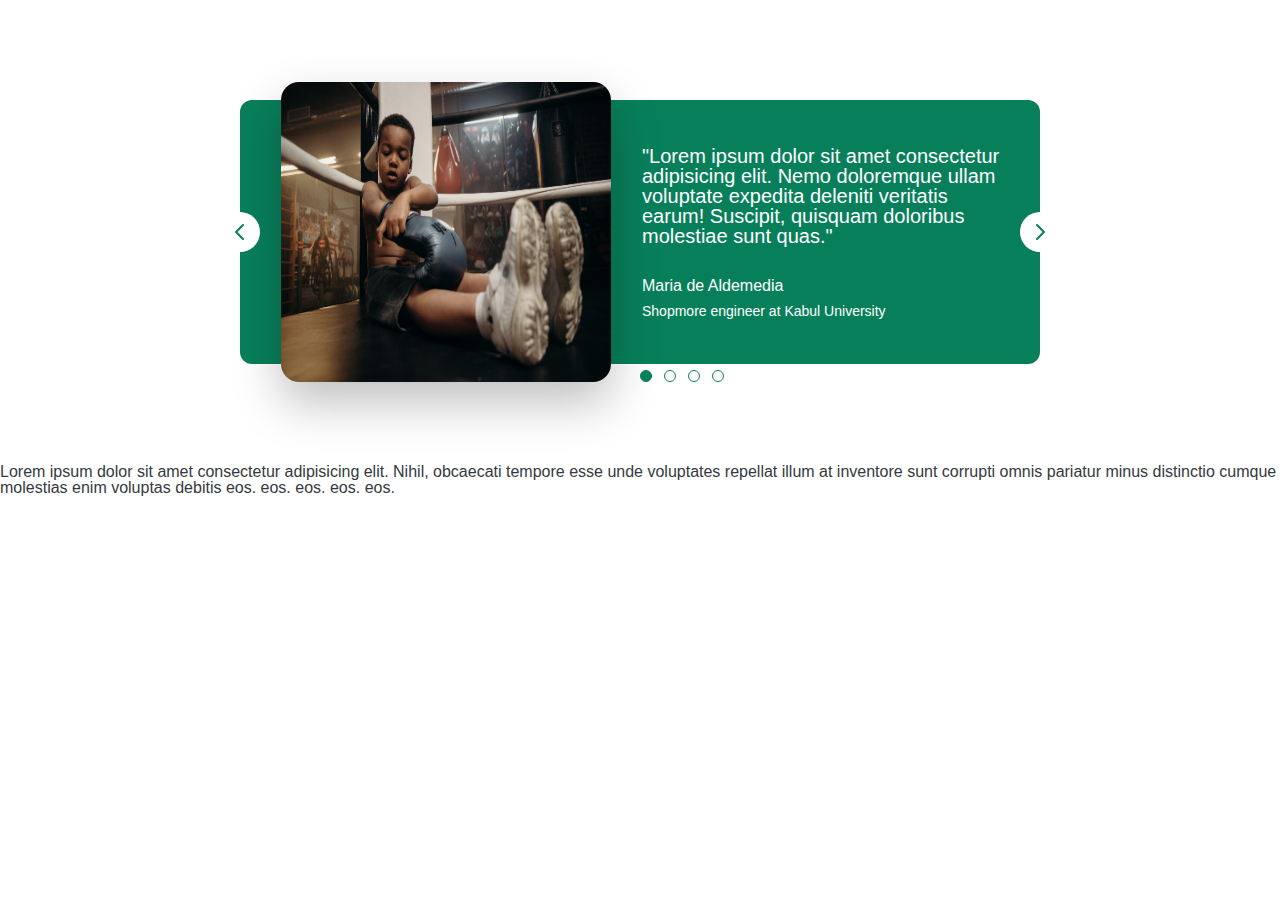
<file: 002newproga.html>
<!DOCTYPE html>
<html lang="en">
  <head>
    <meta charset="UTF-8" />
    <meta http-equiv="X-UA-Compatible" content="IE=edge" />
    <meta name="viewport" content="width=, initial-scale=1.0" />
    <title>Document</title>
    <style>
      /* #2b8a3e
            #ced4da
            #868e96
            #087f5b*/
      * {
        margin: 0;
        padding: 0;
        box-sizing: border-box;
      }
      body {
        line-height: 1;
        color: #343a40;
        font-family: sans-serif;
      }
      .main-card {
        width: 800px;
        margin: 100px auto;
        background-color: #087f5b;
        color: #fff;
        padding: 32px;
        padding-left: 96px;
        display: flex;
        align-items: center;
        justify-content: center;
        gap: 86px;
        border-radius: 12px;
        position: relative;
      }
      img {
        height: 200px;
        width: 220px;
        transform: scale(1.5);
        border-radius: 12px;
        box-shadow: 0 14px 32px rgba(0, 0, 0, 0.25);
      }
      .pragraph {
        margin-bottom: 32px;
        font-size: 20px;
      }
      .author {
        margin-bottom: 10px;
        font-size: 16px;
      }
      .career {
        font-size: 14px;
      }
      .btn-icon {
        height: 24px;
        width: 24px;
        stroke: #087f5b;
      }
      .btn {
        height: 40px;
        width: 40px;
        border: none;
        background-color: #fff;
        border-radius: 50%;
        cursor: pointer;
        display: flex;
        align-items: center;
        justify-content: center;
        position: absolute;
      }
      .btn:hover {
        background-color: #cdd3d1;
      }
      .left {
        top: 50%;
        left: 0;
        transform: translate(-50%, -50%);
      }
      .right {
        top: 50%;
        right: 0;
        transform: translate(50%, -50%);
      }
      .dot {
        height: 12px;
        width: 12px;
        border: 1px solid #087f5b;
        border-radius: 50%;
        background-color: #fff;
        cursor: pointer;
      }
      .dots {
        position: absolute;
        bottom: 0;
        left: 50%;
        transform: translate(0, 150%);
        display: flex;
        gap: 12px;
      }
      .fill {
        background-color: #087f5b;
      }
    </style>
  </head>
  <body>
    <div class="main-card">
      <img src="a boy.jpg.jpg" alt="a boxer boy" />
      <blockquote>
        <p class="pragraph">
          "Lorem ipsum dolor sit amet consectetur adipisicing elit. Nemo
          doloremque ullam voluptate expedita deleniti veritatis earum!
          Suscipit, quisquam doloribus molestiae sunt quas."
        </p>
        <p class="author">Maria de Aldemedia</p>
        <p class="career">Shopmore engineer at Kabul University</p>
      </blockquote>
      <button class="btn left">
        <svg
          xmlns="http://www.w3.org/2000/svg"
          class="btn-icon"
          fill="none"
          viewBox="0 0 24 24"
          stroke="currentColor"
        >
          <path
            stroke-linecap="round"
            stroke-linejoin="round"
            stroke-width="2"
            d="M15 19l-7-7 7-7"
          />
        </svg>
      </button>
      <button class="btn right">
        <svg
          xmlns="http://www.w3.org/2000/svg"
          class="btn-icon"
          fill="none"
          viewBox="0 0 24 24"
          stroke="currentColor"
        >
          <path
            stroke-linecap="round"
            stroke-linejoin="round"
            stroke-width="2"
            d="M9 5l7 7-7 7"
          />
        </svg>
      </button>
      <div class="dots">
        <button class="dot fill">&nbsp;</button>
        <button class="dot">&nbsp;</button>
        <button class="dot">&nbsp;</button>
        <button class="dot">&nbsp;</button>
      </div>
    </div>
    <p>
      Lorem ipsum dolor sit amet consectetur adipisicing elit. Nihil, obcaecati
      tempore esse unde voluptates repellat illum at inventore sunt corrupti
      omnis pariatur minus distinctio cumque molestias enim voluptas debitis
      eos. eos. eos. eos. eos.
    </p>
  </body>
</html>
</file>
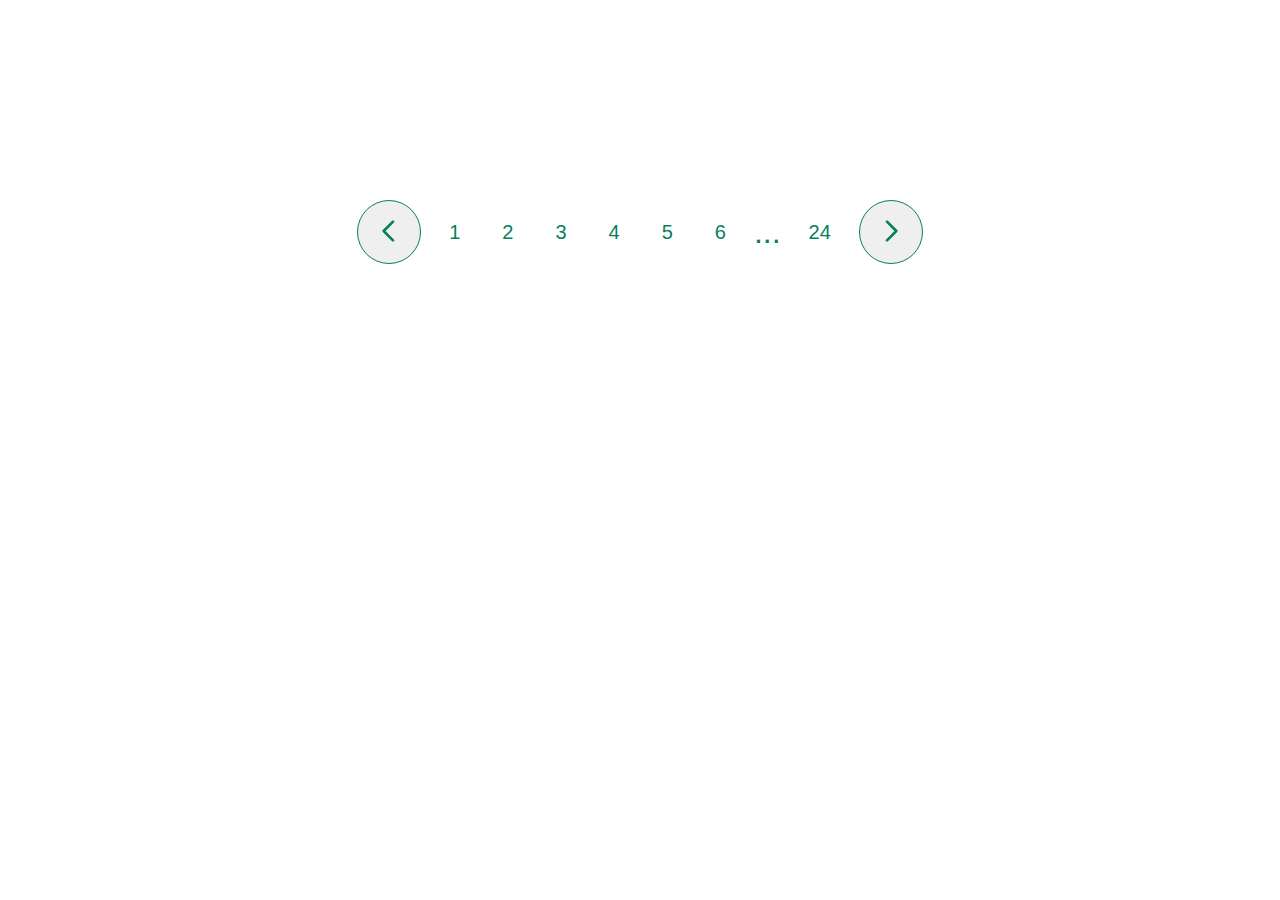
<file: challeng.html>
<!DOCTYPE html>
<html lang="en">
  <head>
    <meta charset="UTF-8" />
    <meta http-equiv="X-UA-Compatible" content="IE=edge" />
    <meta name="viewport" content="width=device-width, initial-scale=1.0" />
    <title>challeng</title>
    <style>
      /* #2b8a3e
            #ced4da
            #868e96
            #087f5b*/
      * {
        margin: 0;
        padding: 0;
        box-sizing: border-box;
      }
      body {
        line-height: 1;
        color: #343a40;
        font-family: sans-serif;
        display: flex;
        align-items: center;
        justify-content: center;
      }
      .container {
        margin-top: 200px;
        display: flex;
        align-items: center;
        justify-content: center;
        gap: 14px;
      }
      .btn {
        height: 64px;
        width: 64px;
        border-radius: 50%;
        border: 1px solid #087f5b;
        cursor: pointer;
      }
      .btn:hover {
        background-color: #087f5b;
      }
      .btn:hover .btn-icon {
        stroke: #fff;
      }

      .btn-icon {
        height: 32px;
        width: 32px;
        stroke: #087f5b;
      }
      a:link,
      a:visited {
        text-decoration: none;
        font-size: 20px;
        padding: 14px;
        border-radius: 50%;
        color: #087f5b;
      }
      a:hover,
      a:active {
        background-color: #087f5b;
        color: #fff;
      }
      .dots {
        font-size: 32px;
        cursor: pointer;
        color: #087f5b;
      }
    </style>
  </head>
  <body>
    <div class="container">
      <button class="btn">
        <svg
          xmlns="http://www.w3.org/2000/svg"
          class="btn-icon"
          fill="none"
          viewBox="0 0 24 24"
          stroke="currentColor"
        >
          <path
            stroke-linecap="round"
            stroke-linejoin="round"
            stroke-width="2"
            d="M15 19l-7-7 7-7"
          />
        </svg>
      </button>
      <a href="#">1</a>
      <a href="#">2</a>
      <a href="#">3</a>
      <a href="#">4</a>
      <a href="#">5</a>
      <a href="#">6</a>
      <span class="dots">...</span>
      <a href="#">24</a>
      <button class="btn">
        <svg
          xmlns="http://www.w3.org/2000/svg"
          class="btn-icon"
          fill="none"
          viewBox="0 0 24 24"
          stroke="currentColor"
        >
          <path
            stroke-linecap="round"
            stroke-linejoin="round"
            stroke-width="2"
            d="M9 5l7 7-7 7"
          />
        </svg>
      </button>
    </div>
  </body>
</html>
</file>
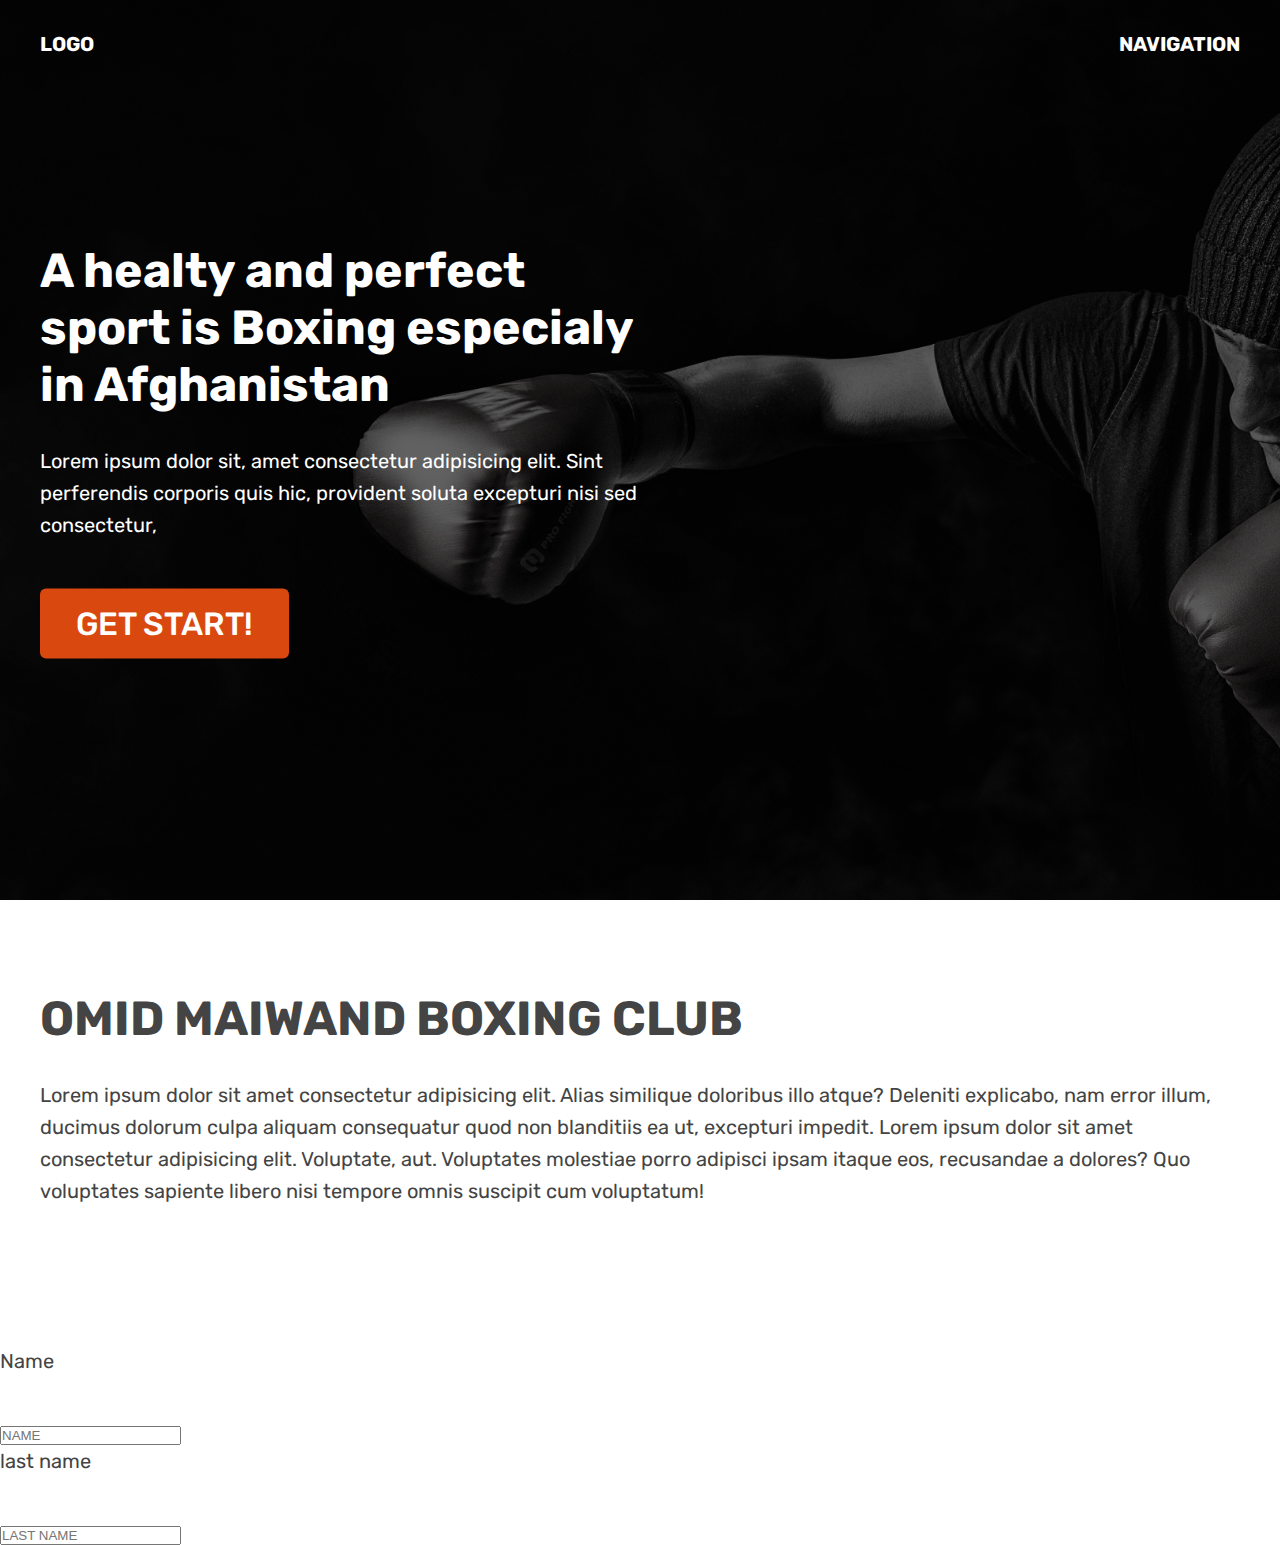
<file: Hero.html>
<!DOCTYPE html>
<html lang="en">
  <head>
    <meta charset="UTF-8" />
    <meta http-equiv="X-UA-Compatible" content="IE=edge" />
    <meta name="viewport" content="width=device-width, initial-scale=1.0" />
    <link rel="preconnect" href="https://fonts.googleapis.com" />
    <link rel="preconnect" href="https://fonts.gstatic.com" crossorigin />
    <link
      href="https://fonts.googleapis.com/css2?family=Inter:wght@600;700&family=Rubik:wght@500;600;700&display=swap"
      rel="stylesheet"
    />
    <title>HERO SECTION</title>
    <style>
      * {
        margin: 0;
        padding: 0;
        box-sizing: border-box;
      }
      html {
        font-family: "Rubik", sans-serif;
        color: #444;
      }
      .container {
        width: 1200px;
        margin: 0 auto;
      }

      header {
        height: 100vh;
        /* background-color: indianred; */
        background-image: linear-gradient(
            rgba(0, 0, 0, 0.609),
            rgba(0, 0, 0, 0.609)
          ),
          url(back.jpg.jpg);
        background-size: cover;
        color: #fff;
      }
      nav {
        font-size: 20px;
        font-weight: 700;
        padding-top: 32px;

        /* margin-top: 20px; */
        display: flex;
        justify-content: space-between;
      }

      .container-text {
        width: 1200px;
        /* text-align: center; */
        position: absolute;
        top: 50%;
        left: 50%;
        transform: translate(-50%, -50%);
      }

      .container-inner {
        width: 50%;
      }
      h1 {
        font-size: 48px;
        margin-bottom: 32px;
      }
      p {
        font-size: 20px;
        line-height: 1.6;
        margin-bottom: 48px;
      }
      .btn:link,
      .btn:visited {
        font-size: 32px;
        text-transform: uppercase;
        font-weight: 500;
        background-color: #d9480f;
        color: #fff;
        text-decoration: none;
        padding: 16px 36px;
        display: inline-block;

        border-radius: 6px;
      }
      h2 {
        font-size: 48px;
        margin-bottom: 32px;
      }
      section {
        margin: 96px 0;
        padding: 90px 0;
      }
    </style>
  </head>
  <body>
    <header>
      <nav class="container">
        <div>LOGO</div>
        <div>NAVIGATION</div>
      </nav>

      <div class="container-text">
        <div class="container-inner">
          <h1>A healty and perfect sport is Boxing especialy in Afghanistan</h1>
          <p>
            Lorem ipsum dolor sit, amet consectetur adipisicing elit. Sint
            perferendis corporis quis hic, provident soluta excepturi nisi sed
            consectetur,
          </p>
          <a href="#" class="btn">Get Start!</a>
        </div>
      </div>
    </header>
    <section class="container">
      <h2>OMID MAIWAND BOXING CLUB</h2>
      <p>
        Lorem ipsum dolor sit amet consectetur adipisicing elit. Alias similique
        doloribus illo atque? Deleniti explicabo, nam error illum, ducimus
        dolorum culpa aliquam consequatur quod non blanditiis ea ut, excepturi
        impedit. Lorem ipsum dolor sit amet consectetur adipisicing elit.
        Voluptate, aut. Voluptates molestiae porro adipisci ipsam itaque eos,
        recusandae a dolores? Quo voluptates sapiente libero nisi tempore omnis
        suscipit cum voluptatum!
      </p>
    </section>
    <div class="form">
      <p>Name</p>

      <input type="text" placeholder="NAME" class="id-form" />
      <p>last name</p>
      <input type="text" placeholder="LAST NAME" class="id-form" />
    </div>
  </body>
</html>
</file>
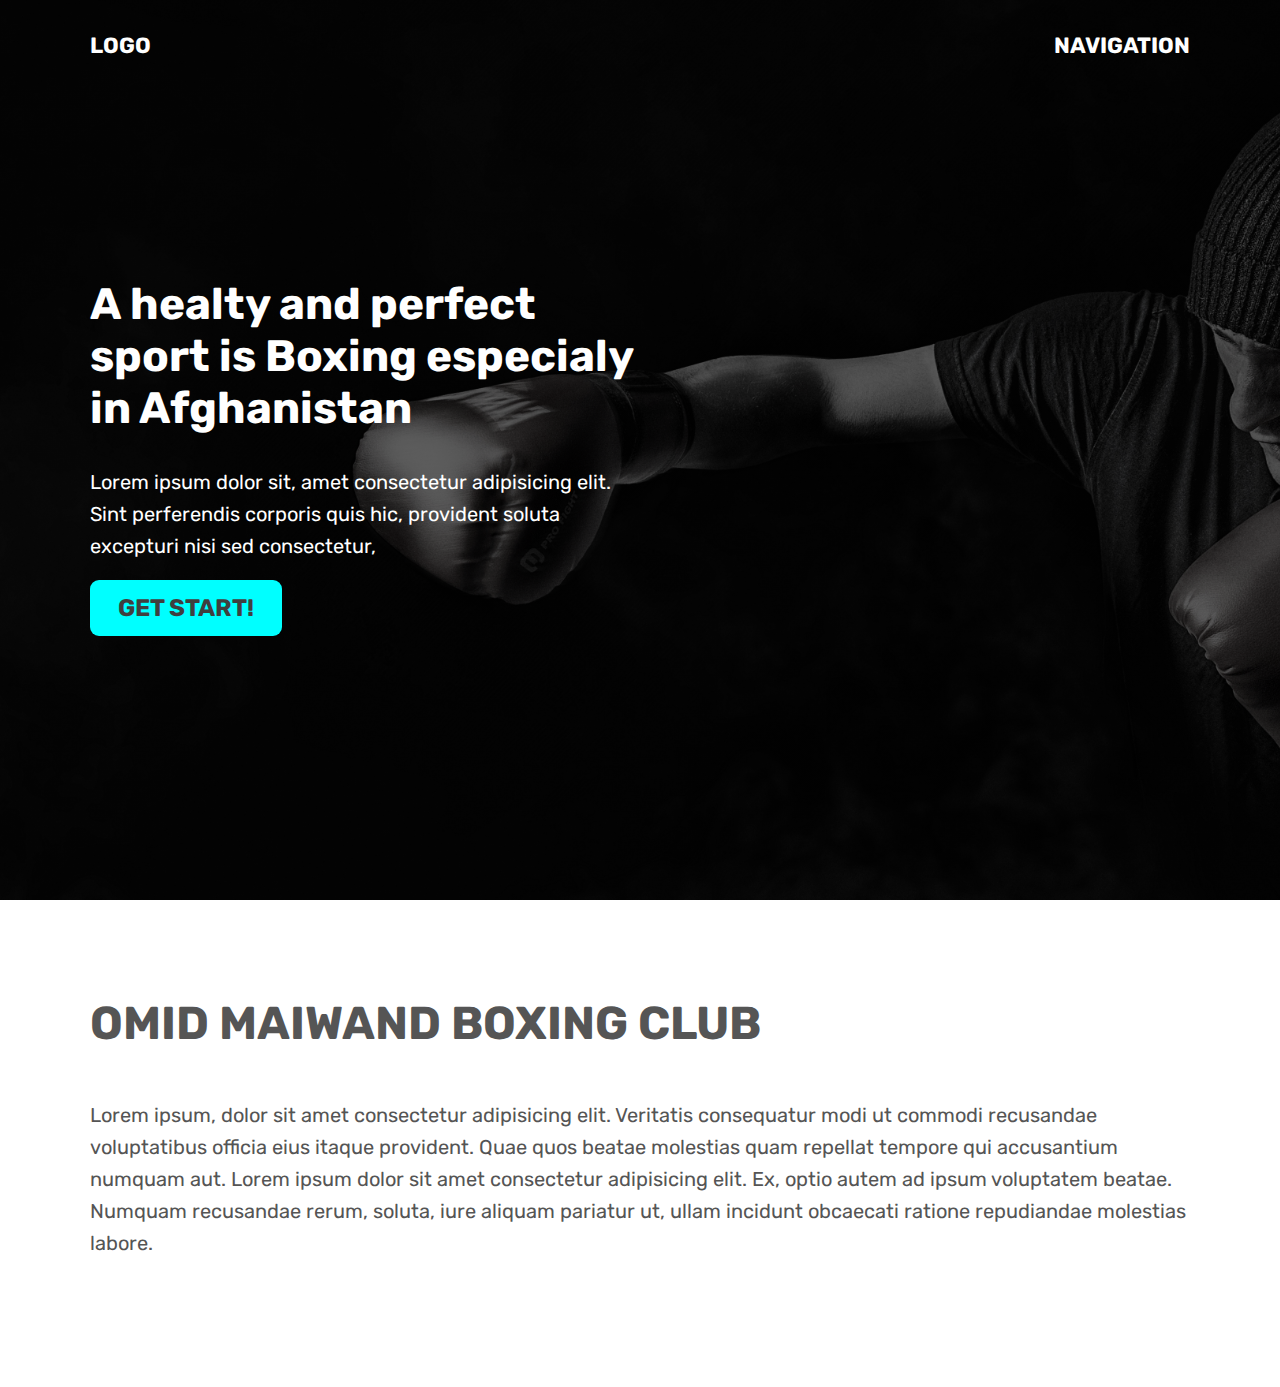
<file: hero0011.html>
<!DOCTYPE html>
<html lang="en">
  <head>
    <meta charset="UTF-8" />
    <meta http-equiv="X-UA-Compatible" content="IE=edge" />
    <meta name="viewport" content="width=device-width, initial-scale=1.0" />
    <link rel="preconnect" href="https://fonts.googleapis.com" />
    <link rel="preconnect" href="https://fonts.gstatic.com" crossorigin />
    <link
      href="https://fonts.googleapis.com/css2?family=Inter:wght@600;700&family=Rubik:wght@500;600;700&display=swap"
      rel="stylesheet"
    />
    <title>HERO SECTION 002</title>
    <style>
      * {
        margin: 0;
        padding: 0;
        box-sizing: border-box;
      }
      html {
        font-family: "Rubik", sans-serif;
        color: #555;
      }
      header {
        height: 100vh;
        position: relative;
        background-image: linear-gradient(
            rgba(0, 0, 0, 0.63),
            rgba(0, 0, 0, 0.63)
          ),
          url(back.jpg.jpg);
        background-size: cover;
        color: #fff;
        /* margin-bottom: 48px; */
      }

      .container {
        width: 1100px;
        margin: 0 auto;
      }
      .container-main {
        width: 1100px;
        position: absolute;
        top: 50%;
        left: 50%;
        transform: translate(-50%, -50%);
      }

      nav {
        font-size: 22px;
        font-weight: 700;
        display: flex;
        align-items: center;
        justify-content: space-between;
        padding-top: 32px;
      }
      h1 {
        font-size: 44px;
        font-weight: 700;
        margin-bottom: 32px;
      }
      p {
        font-size: 20px;
        line-height: 1.6;
        margin-bottom: 32px;
      }
      .btn:link,
      .btn:visited {
        font-size: 24px;
        font-weight: 700;
        text-decoration: none;
        padding: 14px 28px;
        background-color: aqua;
        color: rgb(63, 63, 63);
        text-transform: uppercase;
        border-radius: 9px;
      }
      section {
        margin-top: 32px;
        padding: 96px 0;
      }
      h2 {
        font-size: 46px;
        font-weight: 700;
        margin-bottom: 48px;
      }
      .ineer-main {
        width: 50%;
      }
    </style>
  </head>
  <body>
    <header>
      <nav class="container">
        <div>LOGO</div>
        <div>NAVIGATION</div>
      </nav>

      <div class="container-main">
        <div class="ineer-main">
          <h1>A healty and perfect sport is Boxing especialy in Afghanistan</h1>
          <p>
            Lorem ipsum dolor sit, amet consectetur adipisicing elit. Sint
            perferendis corporis quis hic, provident soluta excepturi nisi sed
            consectetur,
          </p>
          <a href="#" class="btn">get start!</a>
        </div>
      </div>
    </header>

    <section class="container">
      <h2>OMID MAIWAND BOXING CLUB</h2>
      <p>
        Lorem ipsum, dolor sit amet consectetur adipisicing elit. Veritatis
        consequatur modi ut commodi recusandae voluptatibus officia eius itaque
        provident. Quae quos beatae molestias quam repellat tempore qui
        accusantium numquam aut. Lorem ipsum dolor sit amet consectetur
        adipisicing elit. Ex, optio autem ad ipsum voluptatem beatae. Numquam
        recusandae rerum, soluta, iure aliquam pariatur ut, ullam incidunt
        obcaecati ratione repudiandae molestias labore.
      </p>
    </section>
  </body>
</html>
</file>
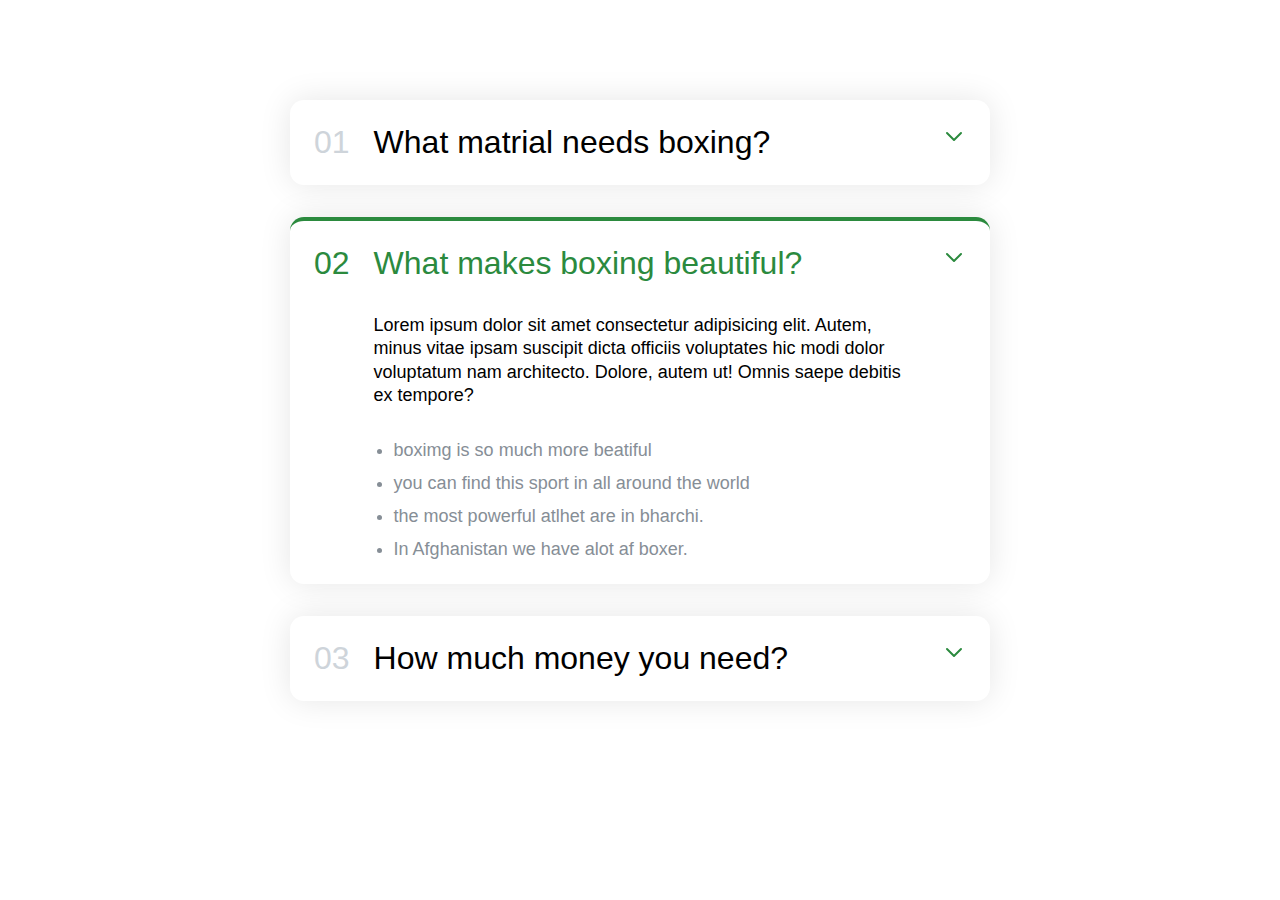
<file: new.html>
<!DOCTYPE html>
<html lang="en">
  <head>
    <meta charset="UTF-8" />
    <meta http-equiv="X-UA-Compatible" content="IE=edge" />
    <meta name="viewport" content="width=device-width, initial-scale=1.0" />
    <title>BOXING</title>
    <style>
      /* #2b8a3e
      #ced4da
      #868e96 */
      * {
        margin: 0;
        padding: 0;
        box-sizing: border-box;
      }
      body {
        /* sfont-size: 24px; */
        font-family: sans-serif;
      }
      .boxing01 {
        width: 700px;
        margin: 100px auto;
        display: flex;
        flex-direction: column;
        gap: 32px;
      }
      /* .boxing {
        width: 700px;
        margin: 100px auto;
        display: flex;
        flex-direction: column;
        gap: 32px;
      } */
      .number,
      .text {
        /* color: #2b8a3e; */
        font-size: 32px;
        font-weight: 500;
      }
      .number {
        color: #ced4da;
      }
      .items {
        box-shadow: 0 0 32px rgba(0, 0, 0, 0.1);
        padding: 24px;
        display: grid;
        grid-template-columns: auto 1fr auto;
        column-gap: 24px;
        row-gap: 32px;
        border-radius: 14px;
        /* border-top: 4px solid #2b8a3e; */
      }

      .icon {
        height: 24px;
        width: 24px;
        stroke: #2b8a3e;
      }
      .hiden-box {
        grid-column: 2;
        display: none;
      }
      .hiden-box p {
        font-size: 18px;
        margin-bottom: 32px;
        line-height: 1.3;
      }
      .hiden-box ul {
        font-size: 18px;
        color: #868e96;
        margin-left: 20px;
        display: flex;
        flex-direction: column;
        gap: 12px;
      }
      .open .hiden-box {
        display: block;
      }
      .open .number,
      .open .text {
        color: #2b8a3e;
      }
      .open {
        border-top: 4px solid #2b8a3e;
      }
    </style>
  </head>
  <body>
    <div class="boxing01">
      <div class="items">
        <p class="number">01</p>
        <p class="text">What matrial needs boxing?</p>
        <svg
          xmlns="http://www.w3.org/2000/svg"
          class="icon"
          fill="none"
          viewBox="0 0 24 24"
          stroke="currentColor"
        >
          <path
            stroke-linecap="round"
            stroke-linejoin="round"
            stroke-width="2"
            d="M19 9l-7 7-7-7"
          />
        </svg>

        <div class="hiden-box">
          <p>
            Lorem ipsum dolor sit amet consectetur adipisicing elit. Autem,
            minus vitae ipsam suscipit dicta officiis voluptates hic modi dolor
            voluptatum nam architecto. Dolore, autem ut! Omnis saepe debitis ex
            tempore?
          </p>
          <ul>
            <li>boximg is so much more beatiful</li>
            <li>you can find this sport in all around the world</li>
            <li>the most powerful atlhet are in bharchi.</li>
            <li>In Afghanistan we have alot af boxer.</li>
          </ul>
        </div>
      </div>
      <div class="items open">
        <p class="number">02</p>
        <p class="text">What makes boxing beautiful?</p>
        <svg
          xmlns="http://www.w3.org/2000/svg"
          class="icon"
          fill="none"
          viewBox="0 0 24 24"
          stroke="currentColor"
        >
          <path
            stroke-linecap="round"
            stroke-linejoin="round"
            stroke-width="2"
            d="M19 9l-7 7-7-7"
          />
        </svg>

        <div class="hiden-box">
          <p>
            Lorem ipsum dolor sit amet consectetur adipisicing elit. Autem,
            minus vitae ipsam suscipit dicta officiis voluptates hic modi dolor
            voluptatum nam architecto. Dolore, autem ut! Omnis saepe debitis ex
            tempore?
          </p>
          <ul>
            <li>boximg is so much more beatiful</li>
            <li>you can find this sport in all around the world</li>
            <li>the most powerful atlhet are in bharchi.</li>
            <li>In Afghanistan we have alot af boxer.</li>
          </ul>
        </div>
      </div>
      <div class="items">
        <p class="number">03</p>
        <p class="text">How much money you need?</p>
        <svg
          xmlns="http://www.w3.org/2000/svg"
          class="icon"
          fill="none"
          viewBox="0 0 24 24"
          stroke="currentColor"
        >
          <path
            stroke-linecap="round"
            stroke-linejoin="round"
            stroke-width="2"
            d="M19 9l-7 7-7-7"
          />
        </svg>

        <div class="hiden-box">
          <p>
            Lorem ipsum dolor sit amet consectetur adipisicing elit. Autem,
            minus vitae ipsam suscipit dicta officiis voluptates hic modi dolor
            voluptatum nam architecto. Dolore, autem ut! Omnis saepe debitis ex
            tempore?
          </p>
          <ul>
            <li>boximg is so much more beatiful</li>
            <li>you can find this sport in all around the world</li>
            <li>the most powerful atlhet are in bharchi.</li>
            <li>In Afghanistan we have alot af boxer.</li>
          </ul>
        </div>
      </div>
    </div>
  </body>
</html>
</file>
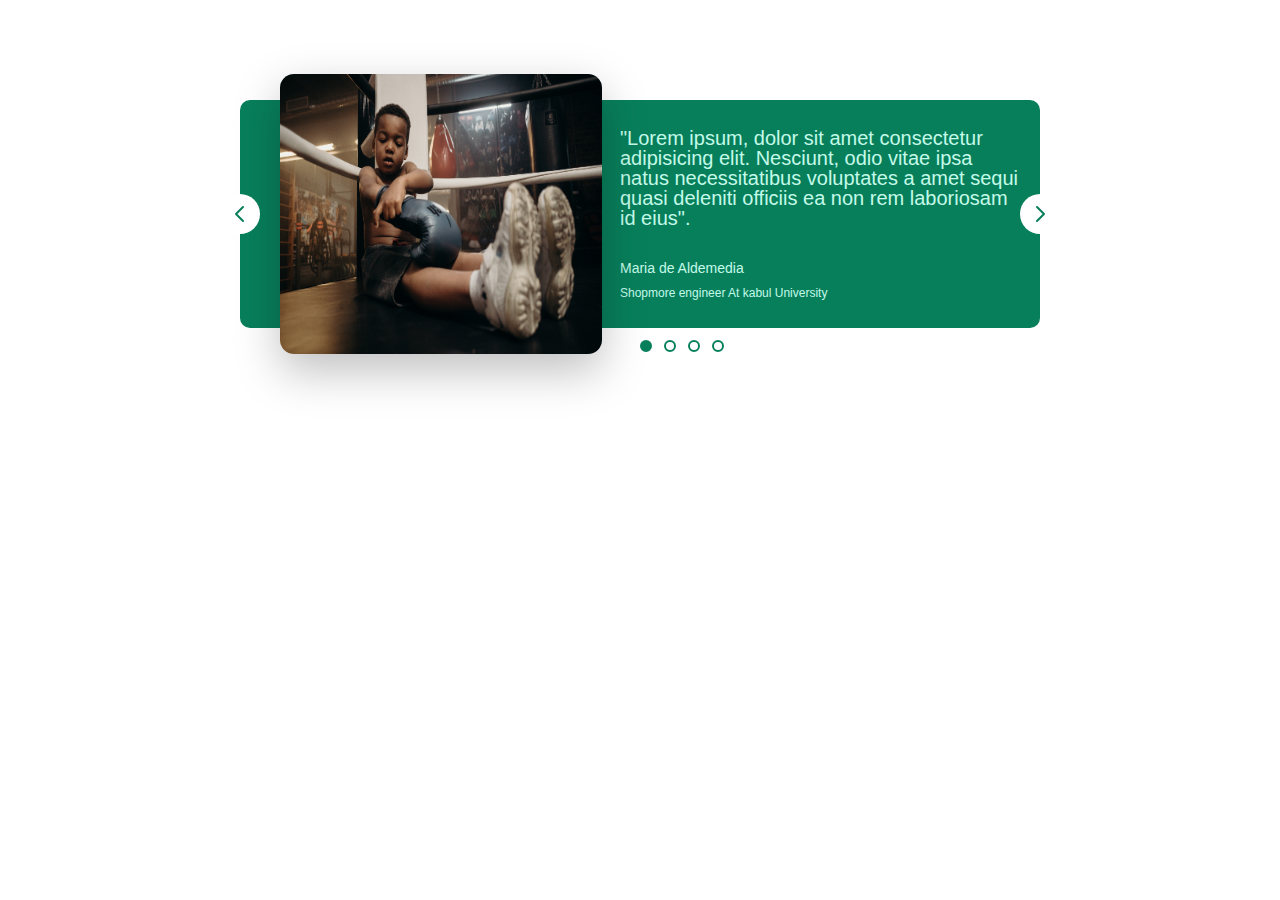
<file: new002.html>
<!DOCTYPE html>
<html lang="en">
  <head>
    <meta charset="UTF-8" />
    <meta http-equiv="X-UA-Compatible" content="IE=edge" />
    <meta name="viewport" content="width=device-width, initial-scale=1.0" />
    <title>BOXING CARD</title>
    <style>
      /* #2b8a3e
      #ced4da
      #868e96 */
      * {
        margin: 0;
        padding: 0;
        box-sizing: border-box;
      }
      body {
        /* sfont-size: 24px; */
        font-family: sans-serif;
      }
      img {
        height: 200px;
        width: 230px;
        transform: scale(1.4);
        border-radius: 10px;
        box-shadow: 0 12px 32px rgba(0, 0, 0, 0.25);
      }
      .main-card {
        width: 800px;
        margin: 100px auto;
        background-color: #087f5b;

        position: relative;
        /* padding-left: 128px; */

        display: flex;
        align-items: center;
        gap: 64px;
        padding: 14px;
        justify-content: center;
        padding-left: 86px;
        border-radius: 10px;
      }
      .card-text {
        font-size: 20px;
        font-weight: 500;
        line-height: 1;
        margin-bottom: 32px;
        color: #c3fae8;
      }
      .card-author {
        font-size: 14px;
        margin-bottom: 10px;
        color: #c3fae8;
      }
      .card-career {
        font-size: 12px;
        color: #c3fae8;
      }
      .btn {
        height: 40px;
        width: 40px;
        border: none;
        background-color: #fff;
        border-radius: 50%;
        cursor: pointer;
        position: absolute;

        display: flex;
        align-items: center;
        justify-content: center;
      }
      .left {
        left: 0;
        transform: translate(-50%, 0);
      }
      .right {
        right: 0;
        transform: translate(50%, 0);
      }

      .btn-icon {
        height: 24px;
        width: 24px;
        stroke: #087f5b;
      }
      .dots {
        position: absolute;
        left: 50%;
        bottom: 0;
        transform: translate(0, 200%);
        display: flex;
        gap: 12px;
      }
      .dot {
        height: 12px;
        width: 12px;
        background-color: #fff;
        border: 2px solid #087f5b;
        border-radius: 50%;
        cursor: pointer;
      }
      .dot--fill {
        background-color: #087f5b;
      }
    </style>
  </head>
  <body>
    <div class="main-card">
      <img src="a boy.jpg.jpg" alt="A boxer boy" />
      <blockquote class="card">
        <p class="card-text">
          "Lorem ipsum, dolor sit amet consectetur adipisicing elit. Nesciunt,
          odio vitae ipsa natus necessitatibus voluptates a amet sequi quasi
          deleniti officiis ea non rem laboriosam id eius".
        </p>
        <p class="card-author">Maria de Aldemedia</p>
        <p class="card-career">Shopmore engineer At kabul University</p>
      </blockquote>
      <button class="btn left">
        <svg
          xmlns="http://www.w3.org/2000/svg"
          class="btn-icon"
          fill="none"
          viewBox="0 0 24 24"
          stroke="currentColor"
        >
          <path
            stroke-linecap="round"
            stroke-linejoin="round"
            stroke-width="2"
            d="M15 19l-7-7 7-7"
          />
        </svg>
      </button>
      <button class="btn right">
        <svg
          xmlns="http://www.w3.org/2000/svg"
          class="btn-icon"
          fill="none"
          viewBox="0 0 24 24"
          stroke="currentColor"
        >
          <path
            stroke-linecap="round"
            stroke-linejoin="round"
            stroke-width="2"
            d="M9 5l7 7-7 7"
          />
        </svg>
      </button>
      <div class="dots">
        <button class="dot dot--fill">&nbsp;</button>
        <button class="dot">&nbsp;</button>
        <button class="dot">&nbsp;</button>
        <button class="dot">&nbsp;</button>
      </div>
    </div>
  </body>
</html>
</file>
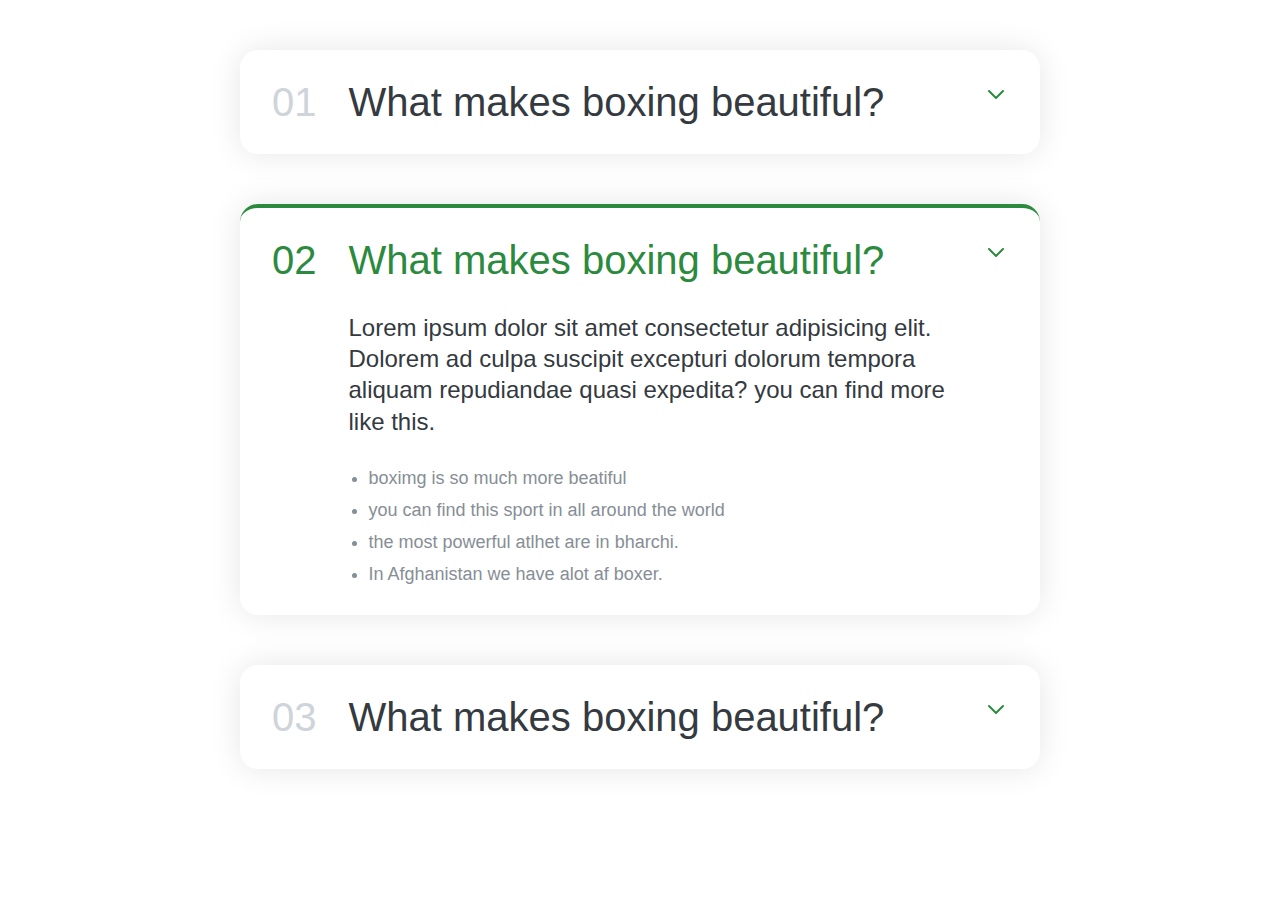
<file: projaavaltam.html>
<!DOCTYPE html>
<html lang="en">
  <head>
    <meta charset="UTF-8" />
    <meta http-equiv="X-UA-Compatible" content="IE=edge" />
    <meta name="viewport" content="width=device-width, initial-scale=1.0" />
    <title>Boxing card</title>
    <style>
      /* #2b8a3e
      #ced4da
      #868e96 */
      * {
        margin: 0;
        padding: 0;
        box-sizing: border-box;
      }
      body {
        line-height: 1;
        color: #343a40;
        font-family: sans-serif;
      }
      .maincard {
        width: 800px;
        margin: 50px auto;
        box-shadow: 0 0 32px rgba(0, 0, 0, 0.1);
        padding: 32px;
        display: grid;
        grid-template-columns: auto 1fr auto;
        gap: 32px;
        border-radius: 18px;
        /* border-top: 4px solid #2b8a3e; */
      }
      .number,
      .text {
        font-size: 40px;
        font-weight: 500;
        /* color: #2b8a3e; */
      }
      .number {
        color: #ced4da;
      }

      .btn {
        height: 24px;
        width: 24px;
        stroke: #2b8a3e;
      }
      .hiden-box {
        grid-column: 2;
        display: none;
      }
      .hiden-box p {
        font-size: 24px;
        margin-bottom: 32px;
        line-height: 1.3;
      }
      .hiden-box ul {
        font-size: 18px;
        margin-left: 20px;
        color: #868e96;

        display: flex;
        flex-direction: column;
        gap: 14px;
      }
      .open {
        display: block;
        /* color: #2b8a3e; */
      }
      .open-text {
        color: #2b8a3e;
      }
      .open-card {
        border-top: 4px solid #2b8a3e;
      }
    </style>
  </head>
  <body>
    <div class="main-card">
      <div class="maincard">
        <p class="number">01</p>
        <p class="text">What makes boxing beautiful?</p>
        <svg
          xmlns="http://www.w3.org/2000/svg"
          class="btn"
          fill="none"
          viewBox="0 0 24 24"
          stroke="currentColor"
        >
          <path
            stroke-linecap="round"
            stroke-linejoin="round"
            stroke-width="2"
            d="M19 9l-7 7-7-7"
          />
        </svg>
        <div class="hiden-box">
          <p>
            Lorem ipsum dolor sit amet consectetur adipisicing elit. Dolorem ad
            culpa suscipit excepturi dolorum tempora aliquam repudiandae quasi
            expedita? you can find more like this.
          </p>
          <ul>
            <li>boximg is so much more beatiful</li>
            <li>you can find this sport in all around the world</li>
            <li>the most powerful atlhet are in bharchi.</li>
            <li>In Afghanistan we have alot af boxer.</li>
          </ul>
        </div>
      </div>
      <div class="maincard open-card">
        <p class="number open-text">02</p>
        <p class="text open-text">What makes boxing beautiful?</p>
        <svg
          xmlns="http://www.w3.org/2000/svg"
          class="btn"
          fill="none"
          viewBox="0 0 24 24"
          stroke="currentColor"
        >
          <path
            stroke-linecap="round"
            stroke-linejoin="round"
            stroke-width="2"
            d="M19 9l-7 7-7-7"
          />
        </svg>
        <div class="hiden-box open">
          <p>
            Lorem ipsum dolor sit amet consectetur adipisicing elit. Dolorem ad
            culpa suscipit excepturi dolorum tempora aliquam repudiandae quasi
            expedita? you can find more like this.
          </p>
          <ul>
            <li>boximg is so much more beatiful</li>
            <li>you can find this sport in all around the world</li>
            <li>the most powerful atlhet are in bharchi.</li>
            <li>In Afghanistan we have alot af boxer.</li>
          </ul>
        </div>
      </div>
      <div class="maincard">
        <p class="number">03</p>
        <p class="text">What makes boxing beautiful?</p>
        <svg
          xmlns="http://www.w3.org/2000/svg"
          class="btn"
          fill="none"
          viewBox="0 0 24 24"
          stroke="currentColor"
        >
          <path
            stroke-linecap="round"
            stroke-linejoin="round"
            stroke-width="2"
            d="M19 9l-7 7-7-7"
          />
        </svg>
        <div class="hiden-box">
          <p>
            Lorem ipsum dolor sit amet consectetur adipisicing elit. Dolorem ad
            culpa suscipit excepturi dolorum tempora aliquam repudiandae quasi
            expedita? you can find more like this.
          </p>
          <ul>
            <li>boximg is so much more beatiful</li>
            <li>you can find this sport in all around the world</li>
            <li>the most powerful atlhet are in bharchi.</li>
            <li>In Afghanistan we have alot af boxer.</li>
          </ul>
        </div>
      </div>
    </div>
  </body>
</html>
</file>
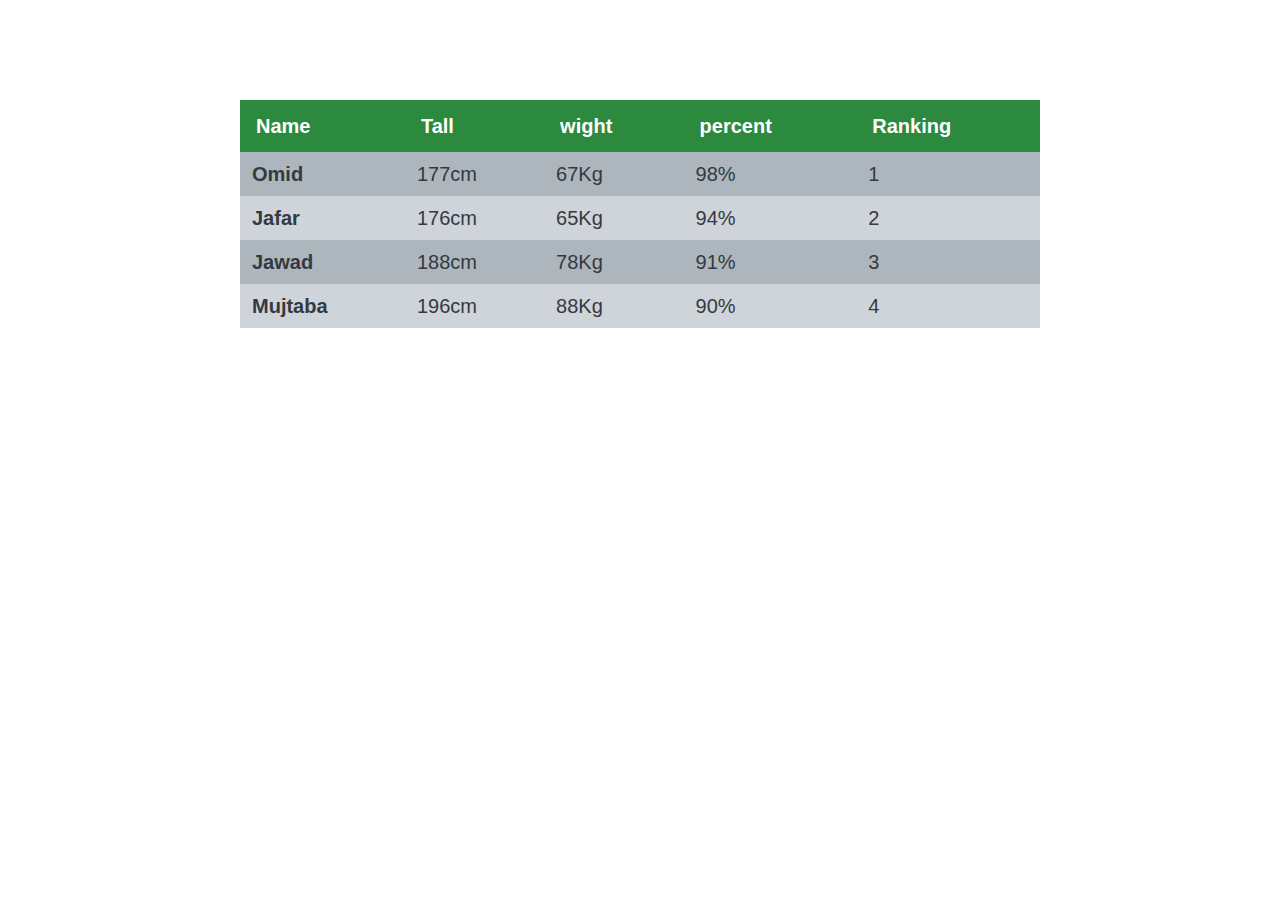
<file: table.html>
<!DOCTYPE html>
<html lang="en">
  <head>
    <meta charset="UTF-8" />
    <meta http-equiv="X-UA-Compatible" content="IE=edge" />
    <meta
      name="viewport"
      content="width=
  , initial-scale=1.0"
    />
    <title>boxer table</title>
    <style>
      /* #2b8a3e
      #ced4da
      #868e96 */
      * {
        margin: 0;
        padding: 0;
        box-sizing: border-box;
      }
      body {
        line-height: 1;
        color: #343a40;
        font-family: sans-serif;
      }
      table {
        width: 800px;
        /* border: 1px solid #343a40; */
        margin: 100px auto;
        border-collapse: collapse;
      }

      th,
      td {
        /* border: 1px solid #343a40; */
        padding: 12px;
        text-align: left;
      }
      tbody td {
        font-size: 20px;
      }
      tbody th {
        font-size: 20px;
      }
      thead th {
        background-color: #2b8a3e;
        padding: 16px;
        color: #fff;
        font-size: 20px;
      }
      tbody tr:nth-child(odd) {
        background-color: #adb5bd;
      }
      tbody tr:nth-child(even) {
        background-color: #ced4da;
      }
    </style>
  </head>
  <body>
    <table>
      <thead>
        <tr>
          <th>Name</th>
          <th>Tall</th>
          <th>wight</th>
          <th>percent</th>
          <th>Ranking</th>
        </tr>
      </thead>
      <tbody>
        <tr>
          <th>Omid</th>
          <td>177cm</td>
          <td>67Kg</td>
          <td>98%</td>
          <td>1</td>
        </tr>
        <tr>
          <th>Jafar</th>
          <td>176cm</td>
          <td>65Kg</td>
          <td>94%</td>
          <td>2</td>
        </tr>
        <tr>
          <th>Jawad</th>
          <td>188cm</td>
          <td>78Kg</td>
          <td>91%</td>
          <td>3</td>
        </tr>
        <tr>
          <th>Mujtaba</th>
          <td>196cm</td>
          <td>88Kg</td>
          <td>90%</td>
          <td>4</td>
        </tr>
      </tbody>
    </table>
  </body>
</html>
</file>
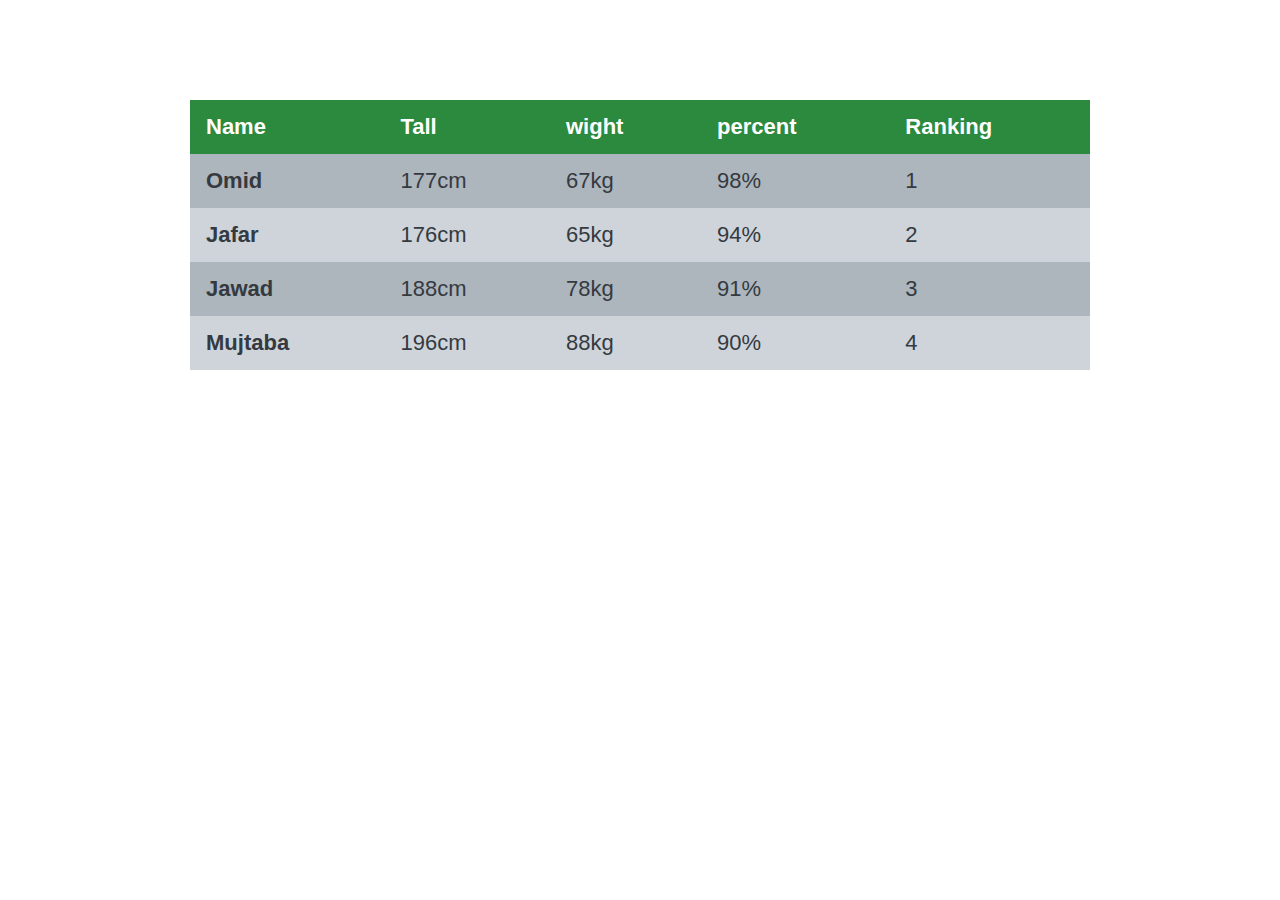
<file: table002.html>
<!DOCTYPE html>
<html lang="en">
  <head>
    <meta charset="UTF-8" />
    <meta http-equiv="X-UA-Compatible" content="IE=edge" />
    <meta name="viewport" content="width=, initial-scale=1.0" />
    <title>Document</title>
    <style>
      /* #2b8a3e
      #ced4da
      #868e96 */
      * {
        margin: 0;
        padding: 0;
        box-sizing: border-box;
      }
      body {
        line-height: 1;
        color: #343a40;
        font-family: sans-serif;
        display: flex;
        align-items: center;
        justify-content: center;
      }
      .table {
        width: 900px;
        margin-top: 100px;
        text-align: left;
        /* border: 1px solid #000; */
        border-collapse: collapse;
      }
      th,
      td {
        /* border: 1px solid #000; */
        padding: 16px;
      }
      td {
        font-size: 22px;
      }
      th {
        font-size: 22px;
      }
      thead th {
        /* padding: 20px; */
        background-color: #2b8a3e;
        color: #fff;
      }
      .first {
        background-color: #adb5bd;
      }
      .second {
        background-color: #ced4da;
      }
    </style>
  </head>
  <body>
    <div class="main-table">
      <table class="table">
        <thead>
          <th>Name</th>
          <th>Tall</th>
          <th>wight</th>
          <th>percent</th>
          <th>Ranking</th>
        </thead>
        <tbody>
          <tr class="first">
            <th>Omid</th>
            <td>177cm</td>
            <td>67kg</td>
            <td>98%</td>
            <td>1</td>
          </tr>
          <tr class="second">
            <th>Jafar</th>
            <td>176cm</td>
            <td>65kg</td>
            <td>94%</td>
            <td>2</td>
          </tr>
          <tr class="first">
            <th>Jawad</th>
            <td>188cm</td>
            <td>78kg</td>
            <td>91%</td>
            <td>3</td>
          </tr>

          <tr class="second">
            <th>Mujtaba</th>
            <td>196cm</td>
            <td>88kg</td>
            <td>90%</td>
            <td>4</td>
          </tr>
        </tbody>
      </table>
    </div>
  </body>
</html>
</file>
